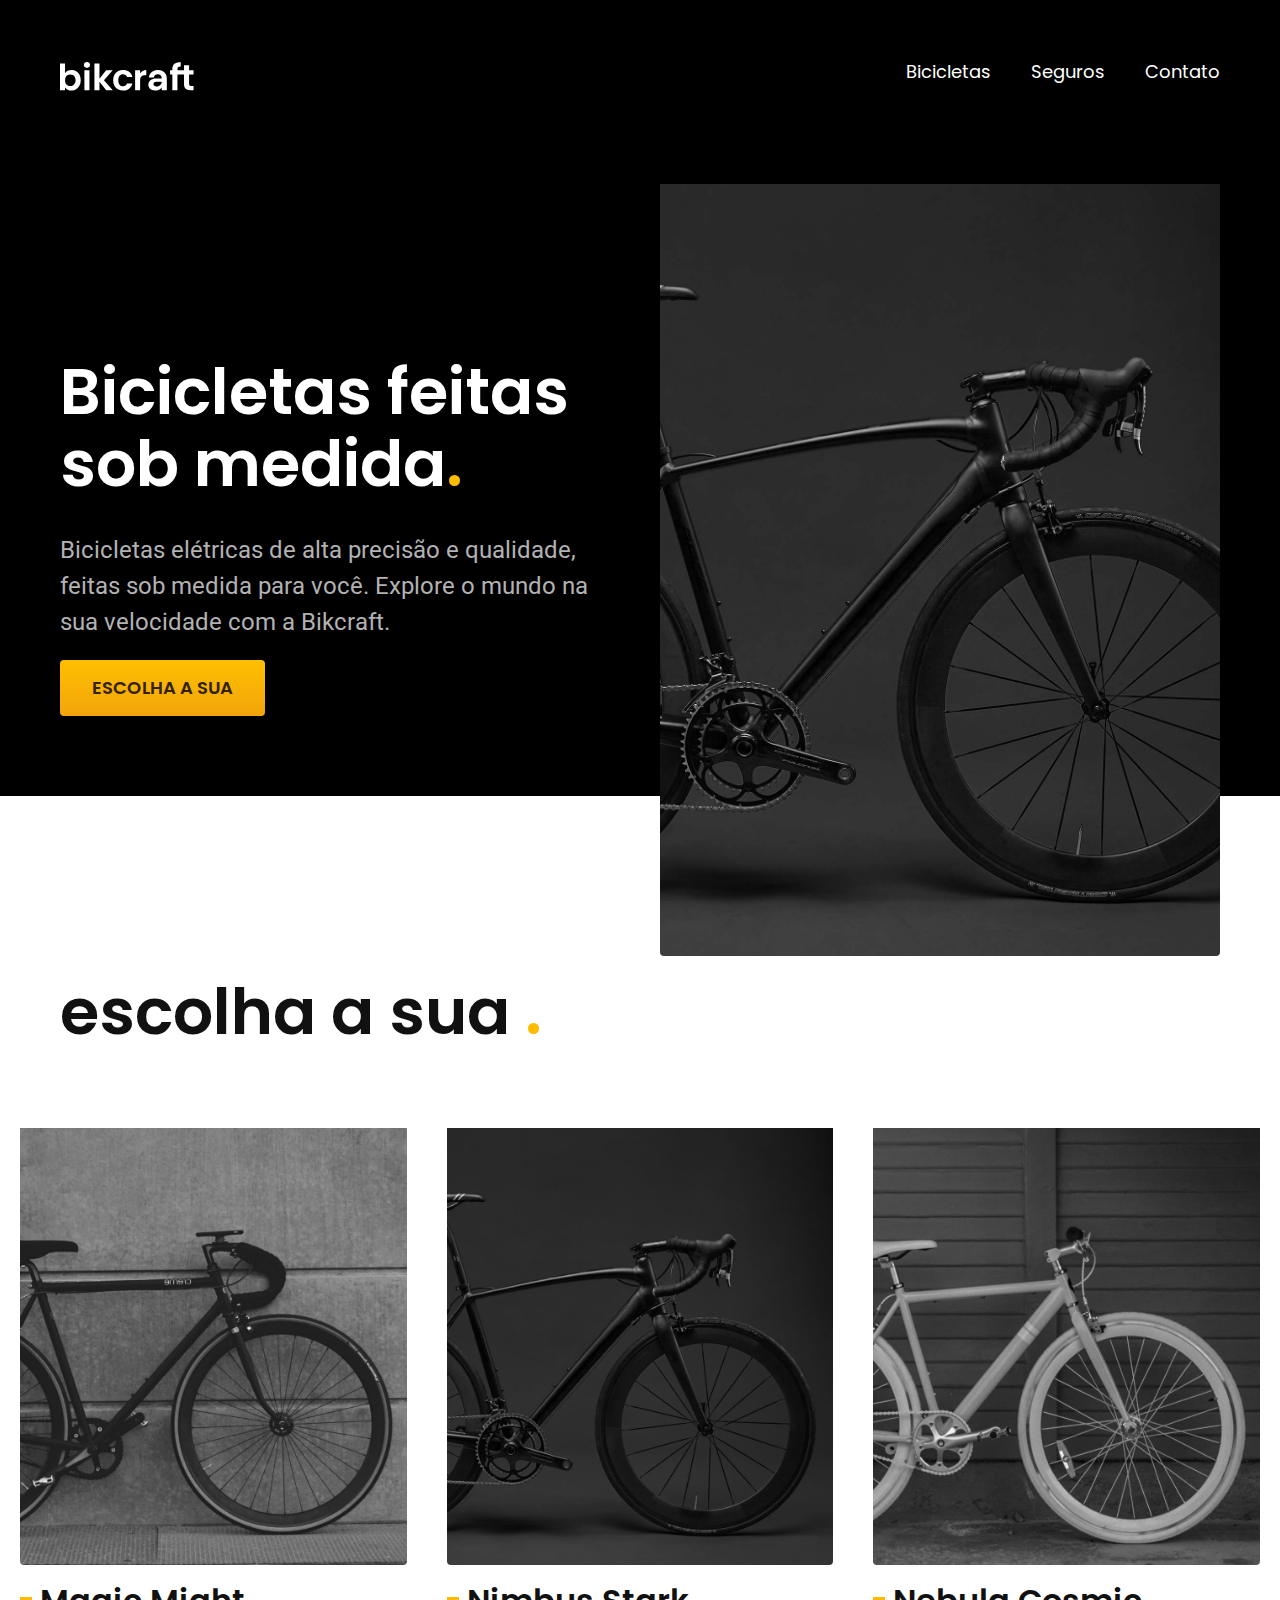
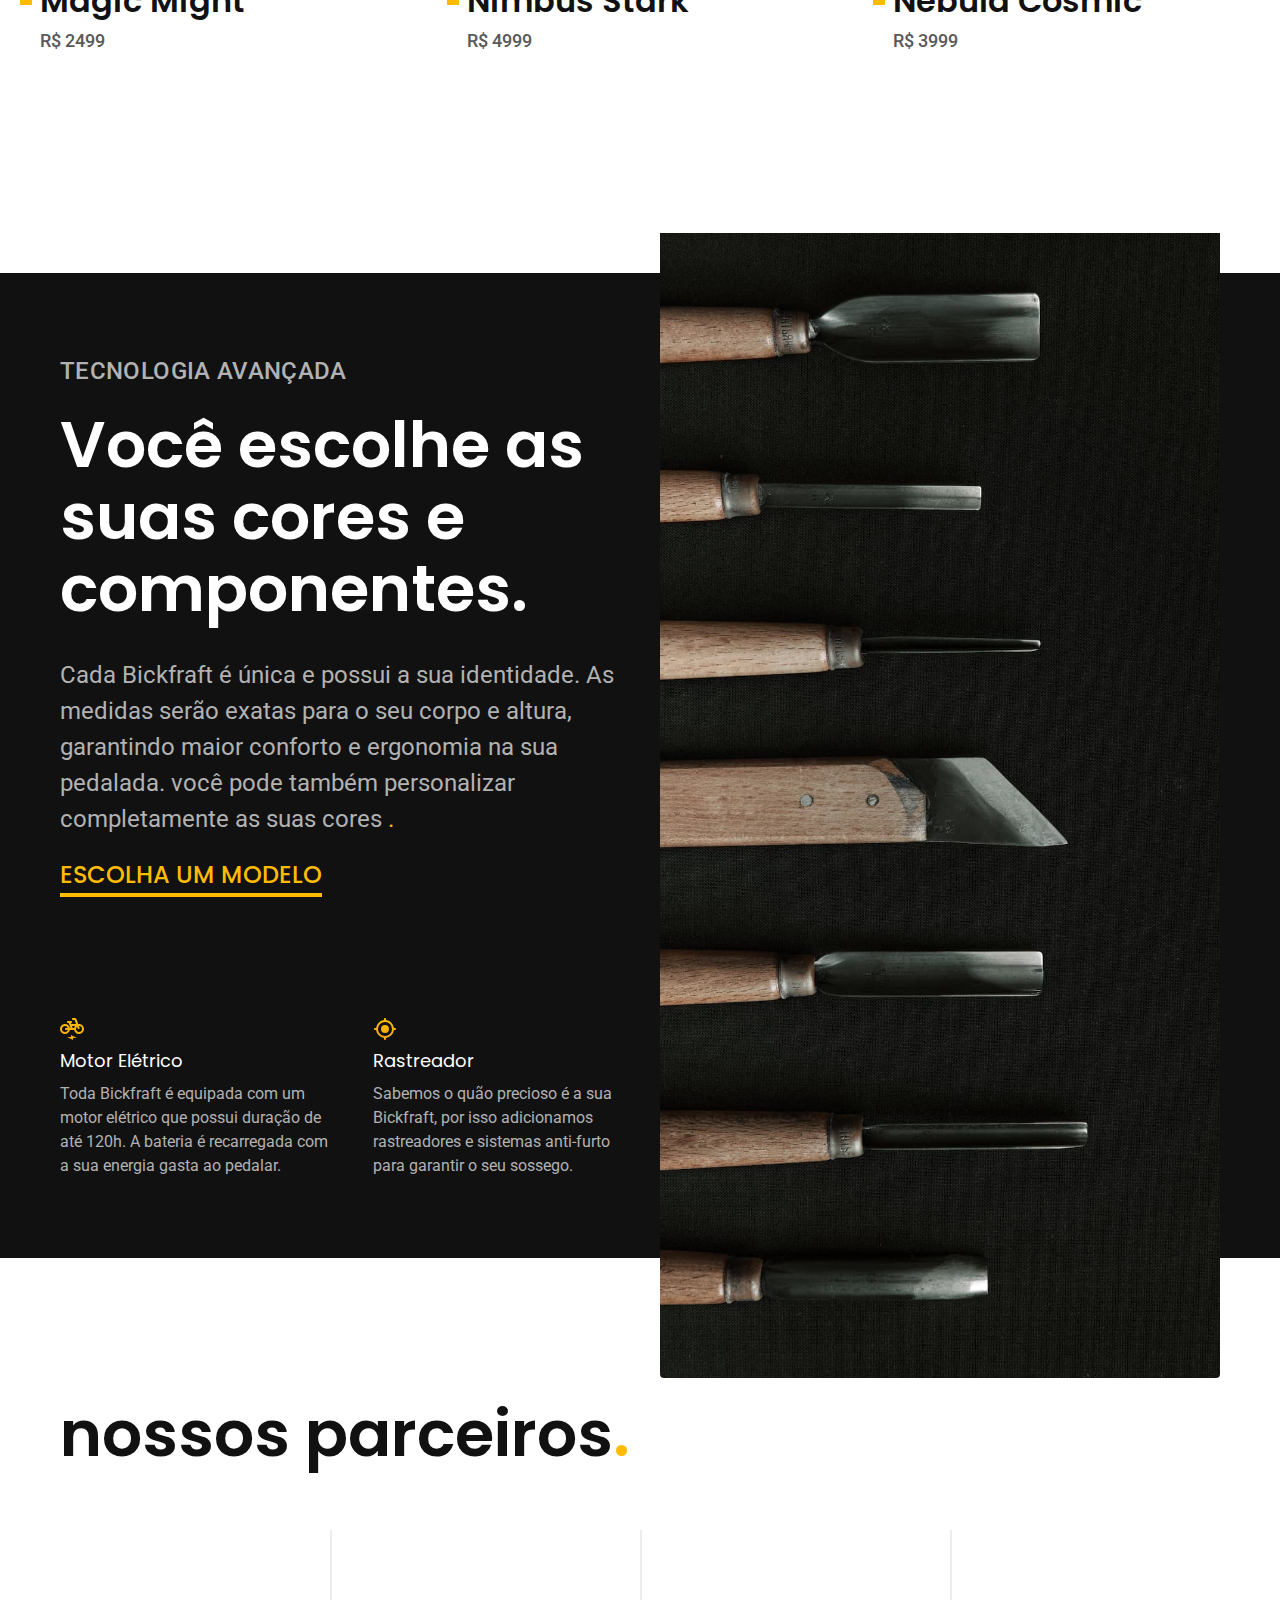
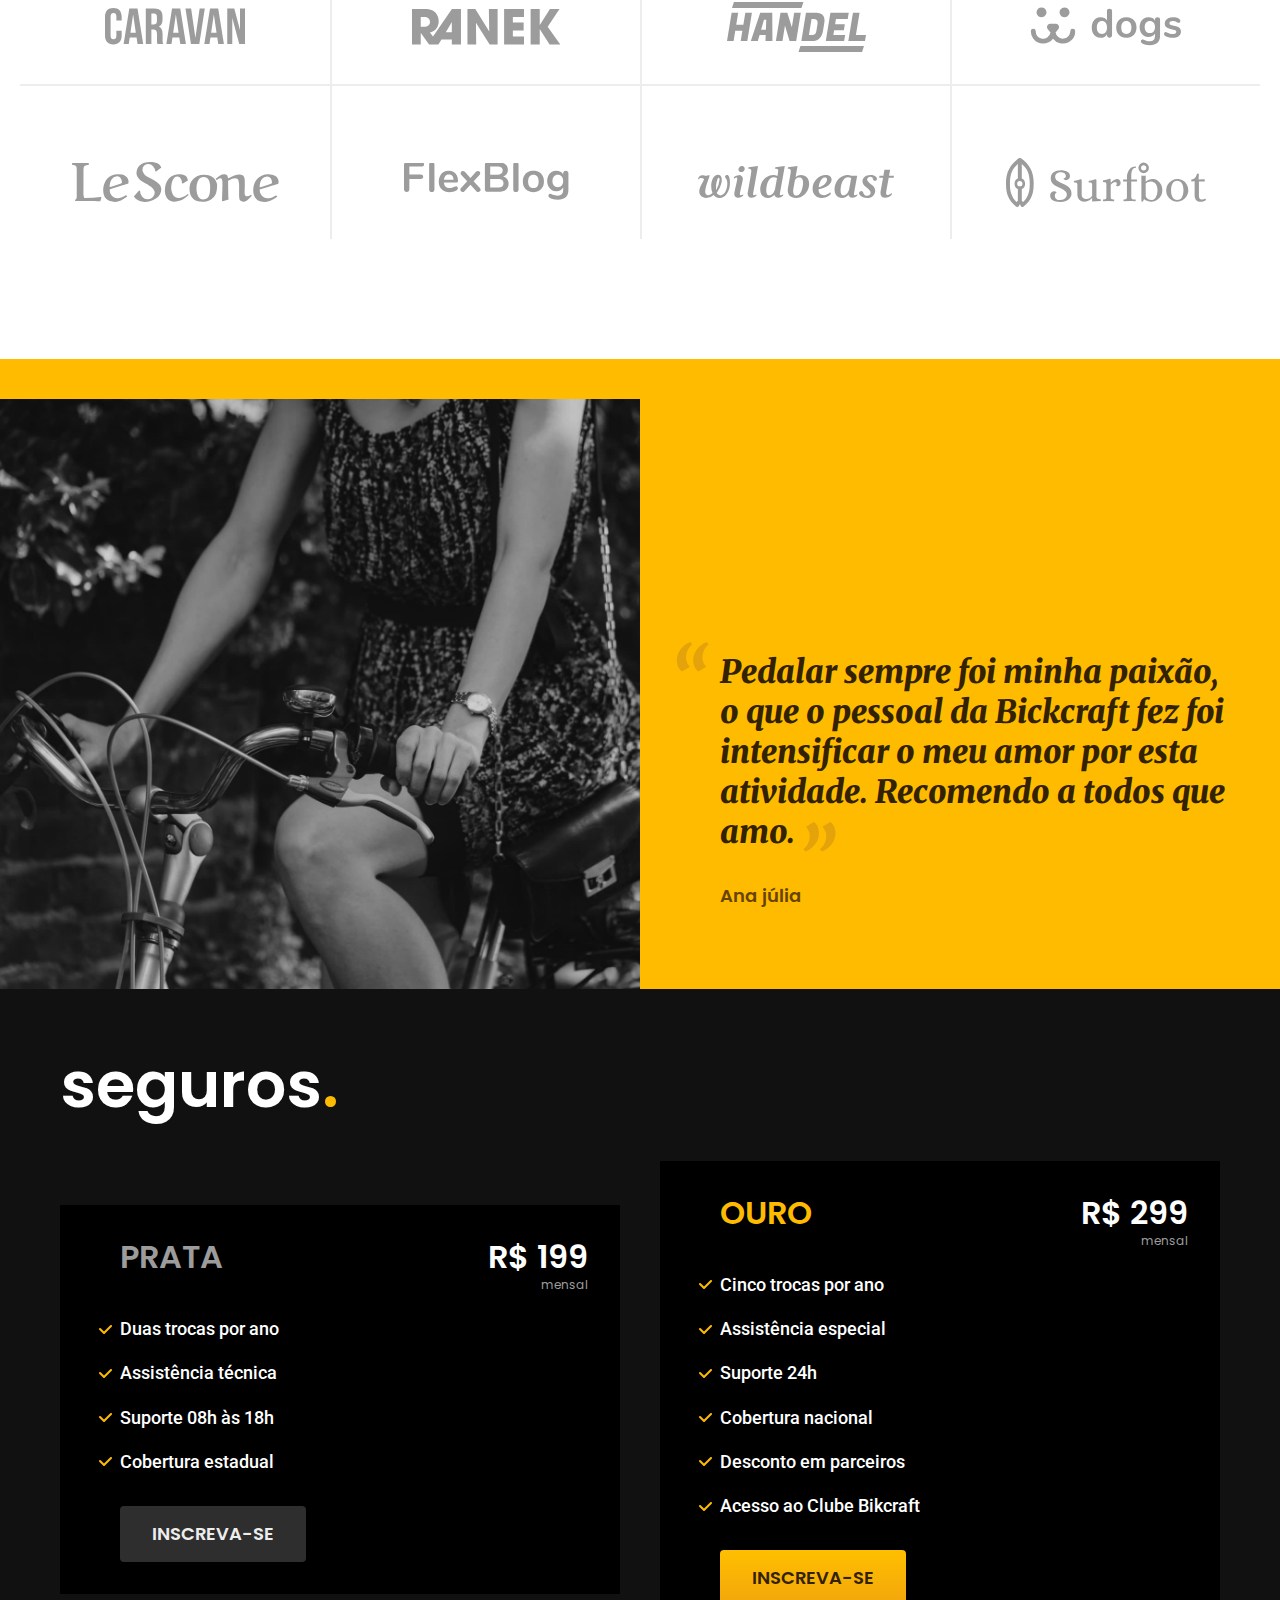
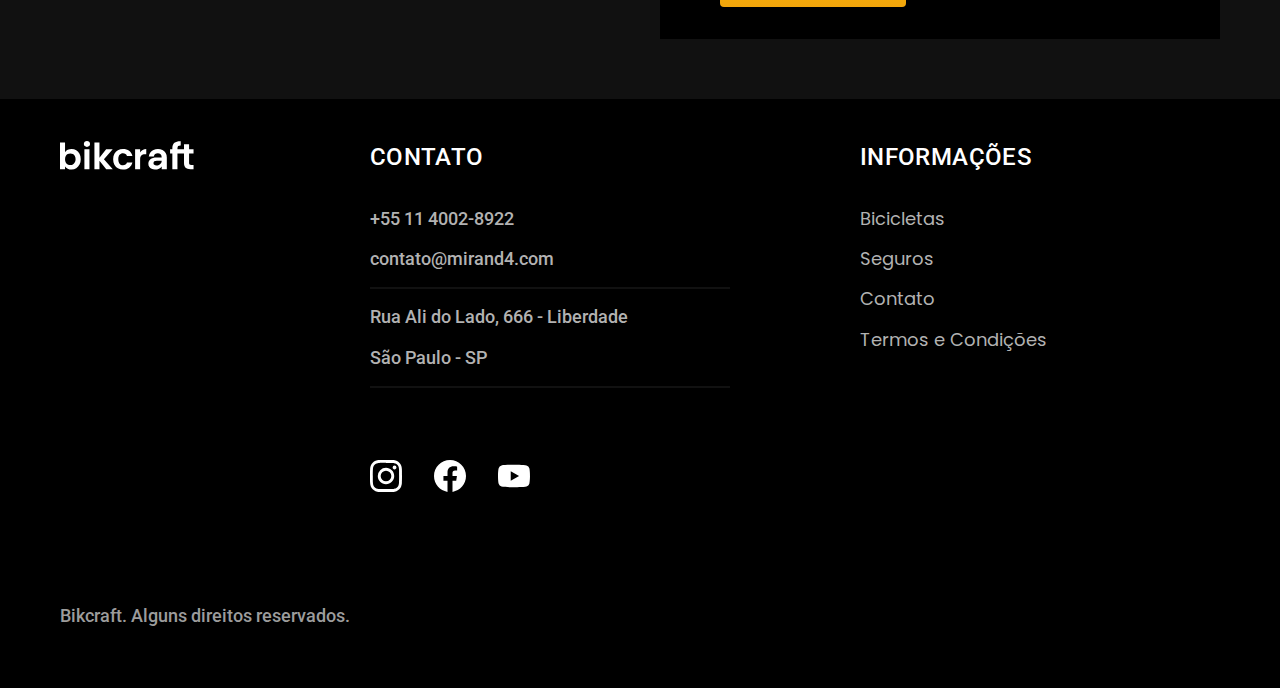
<file: index.html>
<!DOCTYPE html>
<html lang="pt-br">

<head>
  <meta charset="UTF-8">
  <meta http-equiv="X-UA-Compatible" content="IE=edge">
  <meta name="viewport" content="width=device-width, initial-scale=1.0">
  <meta name="description" content="Bicicletas elétricas de alta precisão e qualidade, feitas sob medida para o cliente. Explore o mundo na sua velocidade com a Bikcraft.">
  <title>Bikcraft - Bicicletas Elétricas</title>

  <link rel="stylesheet" href="./css/style.css">

  <link rel="preconnect" href="https://fonts.googleapis.com">
  <link rel="preconnect" href="https://fonts.gstatic.com" crossorigin>
  <link href="https://fonts.googleapis.com/css2?family=Fira+Sans:wght@400;700&family=Merriweather:ital,wght@1,900&family=Poppins:wght@400;600&family=Roboto:wght@400;500&display=swap" rel="stylesheet">
</head>

<body>
  <header class="header-bg">
    <div class="header container">
      <a href="./"><img src="./img/bikcraft.svg" alt="Bikcraft">
      </a>
      <nav aria-label="primaria">
        <ul class="header-menu font-1-m cor-0">
          <li><a href="./bicicletas.html">Bicicletas</a></li>
          <li><a href="./seguros.html">Seguros</a></li>
          <li><a href="./contato.html">Contato</a></li>
        </ul>
      </nav>
    </div>
  </header>

  <main class="introducao-bg">
    <div class="introducao container">
      <div class="introducao-conteudo">
        <h1 class="font-1-xxl cor-0">Bicicletas feitas sob medida<span class="cor-p1">.</span></h1>
        <p class="font-2-l cor-5">Bicicletas elétricas de alta precisão e qualidade, feitas sob medida para você. Explore o mundo na sua velocidade com a Bikcraft.</p>
        <a class="botao" href="./bicicletas.html">Escolha a sua</a>
      </div>
      <div>
        <img src="./img/fotos/introducao.jpg" alt="Bicicleta elétrica preta.">
      </div>
    </div>
  </main>

  <article class="bicicletas-lista">
    <h2 class="container font-1-xxl">escolha a sua <span class="cor-p1">.</span></h2>

    <ul>
      <li>
        <a href="./bicicletas/magic.html">
          <img src="./img/bicicletas/magic-home.jpg" alt="Bicicleta preta">
          <h3 class="font-1-xl ">Magic Might</h3>
          <span class="font-2-m cor-8">R$ 2499</span>
        </a>
      </li>
      <li>
        <a href="./bicicletas/nimbus.html">
          <img src="./img/bicicletas/nimbus-home.jpg" alt="Bicicleta preta">
          <h3 class="font-1-xl ">Nimbus Stark</h3>
          <span class="font-2-m cor-8">R$ 4999</span>
        </a>
      </li>
      <li>
        <a href="./bicicletas/nebula.html">
          <img src="./img/bicicletas/nebula-home.jpg" alt="Bicicleta preta">
          <h3 class="font-1-xl ">Nebula Cosmic</h3>
          <span class="font-2-m cor-8">R$ 3999</span>
        </a>
      </li>
    </ul>
  </article>

  <article class="tecnologia-bg">
    <div class="tecnologia container">
      <div class="tecnologia-conteudo">
        <span class="font-2-l-b cor-5">Tecnologia Avançada</span>
        <h2 class="font-1-xxl cor-0">Você escolhe as suas cores e componentes.</h2>
        <p class="font-2-l cor-5">Cada Bickfraft é única e possui a sua identidade. As medidas serão exatas para o seu corpo e altura, garantindo maior conforto e ergonomia na sua pedalada. você pode também personalizar completamente as suas cores <span class="cor-p1">.</span></p>
        <a class="link" href="./bicicletas.html">Escolha um modelo</a>
        <div class="tecnologia-vantagens">
          <div>
            <img src="./img/icones/eletrica.svg" alt="">
            <h3 class="font-1-m cor-0">Motor Elétrico</h3>
            <p class="font-2-s cor-5">Toda Bickfraft é equipada com um motor elétrico que possui duração de até 120h. A bateria é recarregada com a sua energia gasta ao pedalar.</p>
          </div>
          <div>
            <img src="./img/icones/rastreador.svg" alt="">
            <h3 class="font-1-m cor-0">Rastreador</h3>
            <p class="font-2-s cor-5">Sabemos o quão precioso é a sua Bickfraft, por isso adicionamos rastreadores e sistemas anti-furto para garantir o seu sossego.</p>
          </div>
        </div>
      </div>

      <div class="tecnologia-imagem">
        <img src="./img/fotos/tecnologia.jpg" alt="">
      </div>
    </div>
  </article>
  <section class="parceiros" aria-label="Nossos Parceiros">
    <h2 class="container font-1-xxl">nossos parceiros<span class="cor-p1">.</span></h2>
    <ul>
      <li><img src="./img/parceiros/caravan.svg" alt="caravan"></li>
      <li><img src="./img/parceiros/ranek.svg" alt="ranek"></li>
      <li><img src="./img/parceiros/handel.svg" alt="handel"></li>
      <li><img src="./img/parceiros/dogs.svg" alt="dogs"></li>
      <li><img src="./img/parceiros/lescone.svg" alt="lescone"></li>
      <li><img src="./img/parceiros/flexblog.svg" alt="flexblog"></li>
      <li><img src="./img/parceiros/wildbeast.svg" alt="wildbeast"></li>
      <li><img src="./img/parceiros/surfbot.svg" alt="surfbot"></li>
    </ul>
  </section>

  <section class="depoimento" aria-label="Depoimento">
    <div>
      <img src="./img/fotos/depoimento.jpg" alt="Pessoa pedalando uma bicicleta bickcraft">
    </div>
    <div class="depoimento-conteudo">
      <blockquote class="font-1-xl cor-p5">
        <p>Pedalar sempre foi minha paixão, o que o pessoal da Bickcraft fez foi intensificar o meu amor por esta atividade. Recomendo a todos que amo.</p>
      </blockquote>
      <span class="font-1-m-b cor-p4">Ana júlia</span>
    </div>
  </section>

  <article class="seguros-bg">
    <div class="seguros container">
      <h2 class="font-1-xxl cor-0">seguros<span class="cor-p1">.</span></h2>
      <div class="seguros-item">
        <h3 class="font-1-xl cor-6">PRATA</h3>
        <span class="font-1-xl cor-0">R$ 199 <span class="font-1-xs cor-6">mensal</span></span>
        <ul class="font-2-m cor-0">
          <li>Duas trocas por ano</li>
          <li>Assistência técnica</li>
          <li>Suporte 08h às 18h</li>
          <li>Cobertura estadual</li>
        </ul>
        <a class="botao secundario" href="./orcamento.html">Inscreva-se</a>
      </div>

      <div class="seguros-item">
        <h3 class="font-1-xl cor-p1">OURO</h3>
        <span class="font-1-xl cor-0">R$ 299 <span class="font-1-xs cor-6">mensal</span></span>
        <ul class="font-2-m cor-0">
          <li>Cinco trocas por ano </li>
          <li>Assistência especial</li>
          <li>Suporte 24h</li>
          <li>Cobertura nacional</li>
          <li>Desconto em parceiros</li>
          <li>Acesso ao Clube Bikcraft</li>
        </ul>
        <a class="botao" href="./orcamento.html">Inscreva-se</a>
      </div>
    </div>
  </article>

  <footer class="footer-bg">
    <div class="footer container">
      <img src="./img/bikcraft.svg" alt="Bikcraft">
      <div class="footer-contato">
        <h3 class="font-2-l-b cor-0">Contato</h3>
        <ul class="font-2-m cor-5">
          <li><a href="tel:+551140028922">+55 11 4002-8922</a></li>
          <li><a href="mailto:contato@mirand4.com">contato@mirand4.com</a></li>
          <li>Rua Ali do Lado, 666 - Liberdade</li>
          <li>São Paulo - SP</li>
        </ul>
        <div class="footer-redes">
          <a href="./">
            <img src="./img/redes/instagram.svg" alt="Instagram">
          </a>
          <a href="./">
            <img src="./img/redes/facebook.svg" alt="Facebook">
          </a>
          <a href="./">
            <img src="./img/redes/youtube.svg" alt="Youtube">
          </a>
        </div>
      </div>
      <div class="footer-informacoes">
        <h3 class="font-2-l-b cor-0">Informações</h3>
        <nav>
          <ul class="font-1-m cor-5">
            <li><a href="./bicicletas.html">Bicicletas</a></li>
            <li><a href="./seguros.html">Seguros</a></li>
            <li><a href="./contato.html">Contato</a></li>
            <li><a href="./termos.html">Termos e Condições</a></li>
          </ul>
        </nav>
      </div>
      <p class="footer-copy font-2-m cor-6">
        Bikcraft. Alguns direitos reservados.</p>
    </div>
  </footer>
</body>

</html>
</file>
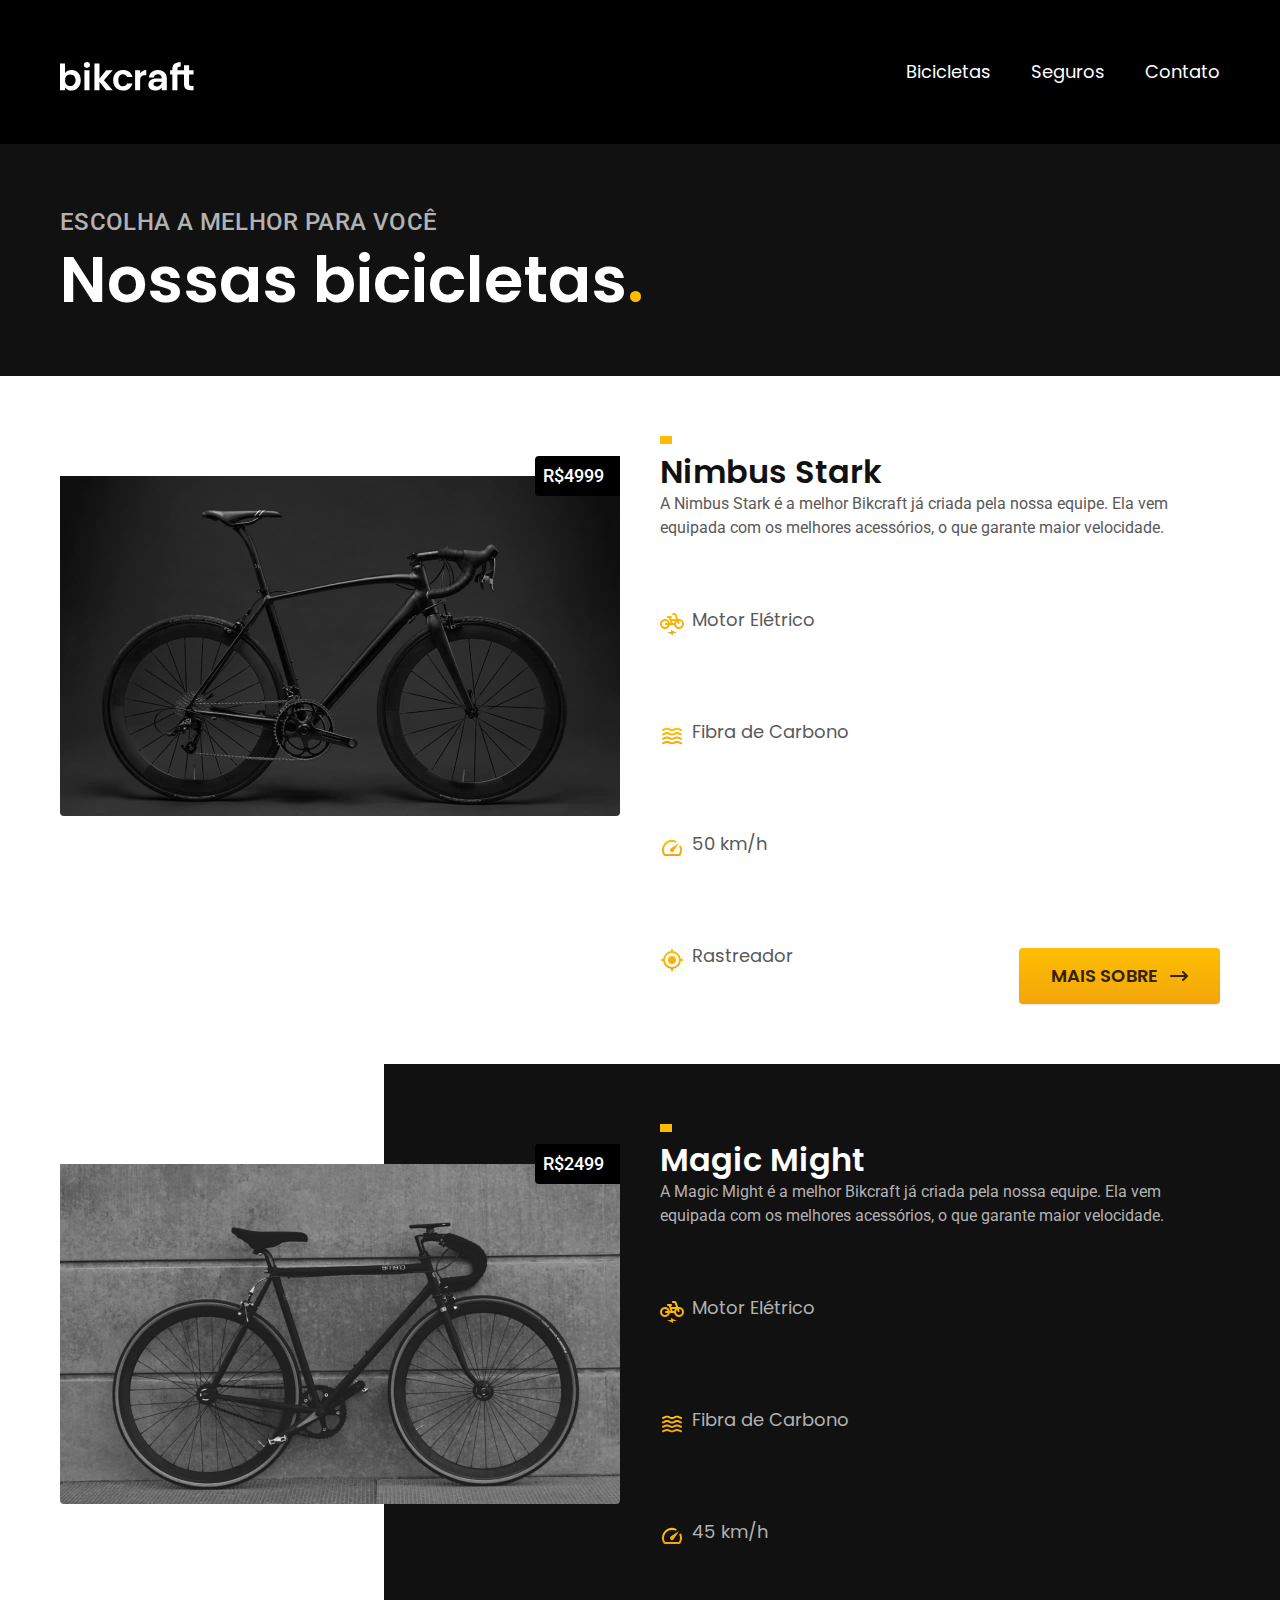
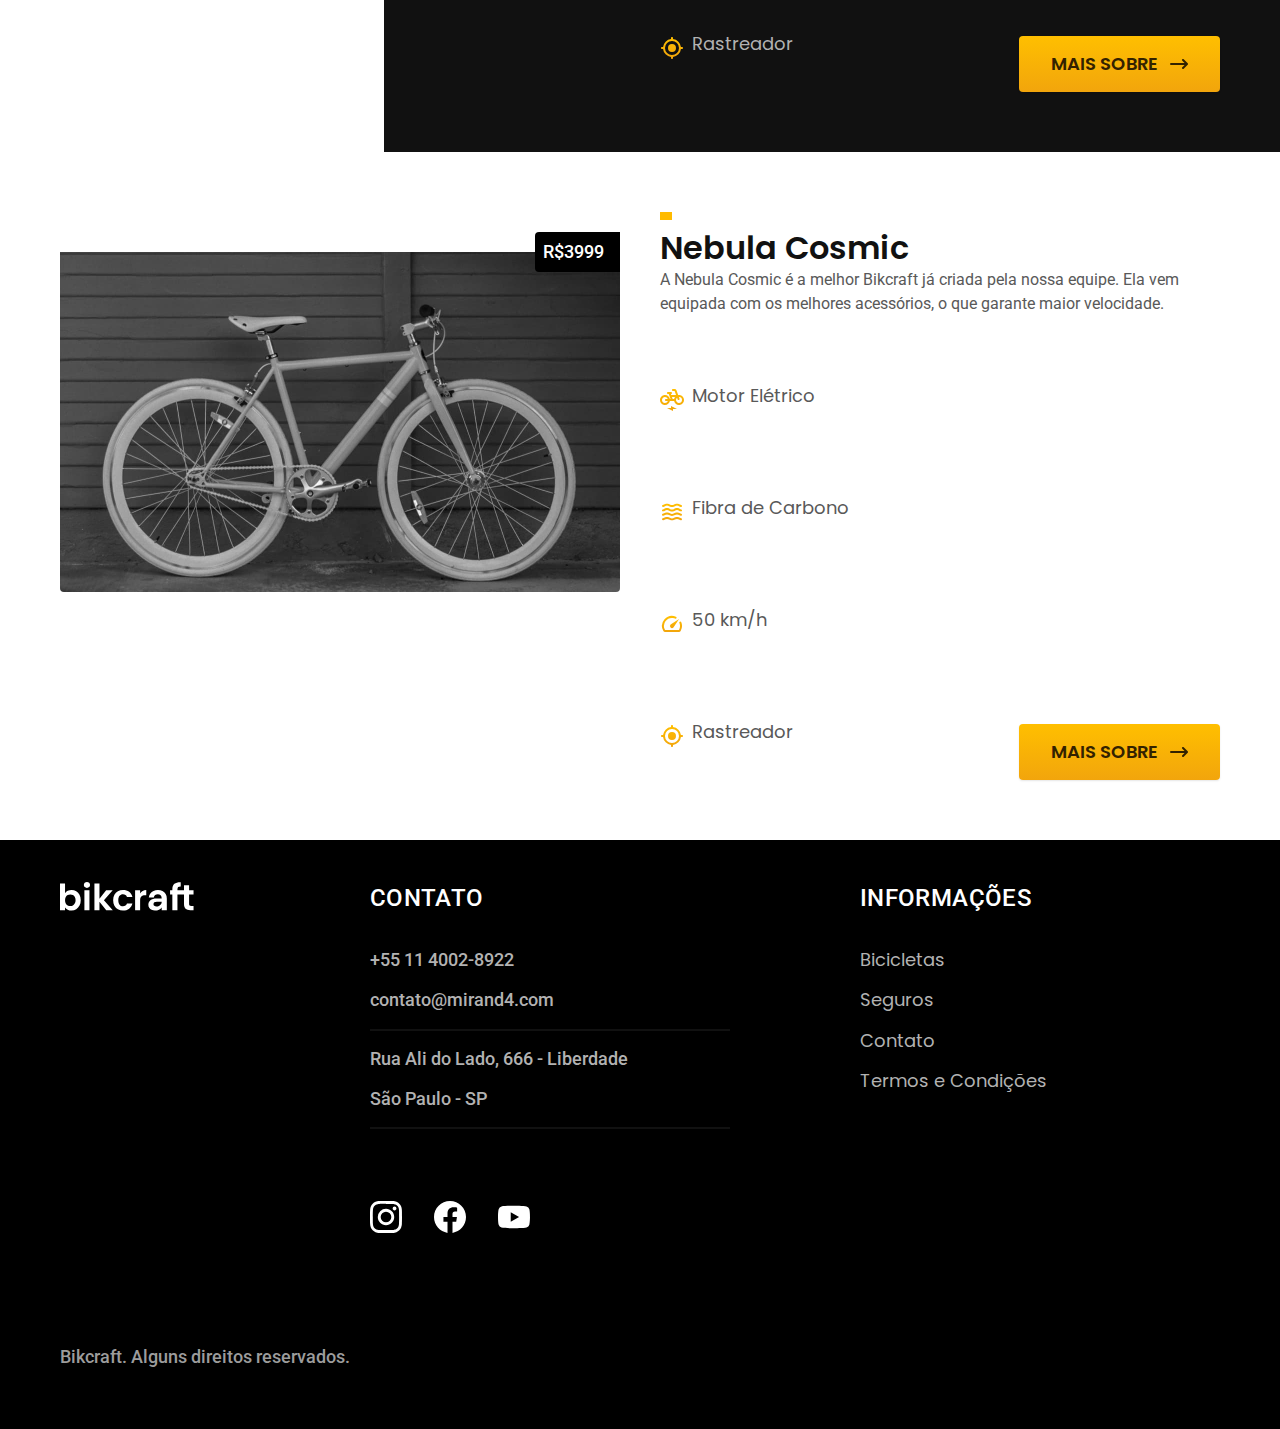
<file: bicicletas.html>
<!DOCTYPE html>
<html lang="pt-br">

<head>
  <meta charset="UTF-8">
  <meta http-equiv="X-UA-Compatible" content="IE=edge">
  <meta name="viewport" content="width=device-width, initial-scale=1.0">
  <meta name="description" content="Termos e Condições.">
  <title>Bicicletas - Bikcraft</title>

  <link rel="stylesheet" href="./css/style.css">

  <link rel="preconnect" href="https://fonts.googleapis.com">
  <link rel="preconnect" href="https://fonts.gstatic.com" crossorigin>
  <link href="https://fonts.googleapis.com/css2?family=Fira+Sans:wght@400;700&family=Merriweather:ital,wght@1,900&family=Poppins:wght@400;600&family=Roboto:wght@400;500&display=swap" rel="stylesheet">
</head>

<body id="bicicletas">
  <header class="header-bg">
    <div class="header container">
      <a href="./"><img src="./img/bikcraft.svg" alt="Bikcraft">
      </a>
      <nav aria-label="primaria">
        <ul class="header-menu font-1-m cor-0">
          <li><a href="./bicicletas.html">Bicicletas</a></li>
          <li><a href="./seguros.html">Seguros</a></li>
          <li><a href="./contato.html">Contato</a></li>
        </ul>
      </nav>
    </div>
  </header>

  <main>
    <div class="titulo-bg">
      <div class="titulo container">
        <p class=" font-2-l-b cor-5">Escolha a melhor para você</p>
        <h1 class="font-1-xxl cor-0">Nossas bicicletas<span class="cor-p1">.</span></h1>
      </div>
    </div>

    <div class="bicicletas container">
      <div class="bicicletas-imagem">
        <img src="./img/bicicletas/nimbus.jpg" alt="Bicicleta preta">
        <span class="font-2-m cor-0">R$4999</span>
      </div>
      <div class="bicicletas-conteudo">
        <h2 class="font-1-xl">Nimbus Stark</h2>
        <p class="font-2-s cor-8">A Nimbus Stark é a melhor Bikcraft já criada pela nossa equipe. Ela vem equipada com os melhores acessórios, o que garante maior velocidade.</p>
        <ul class="font-1-m cor-8">
          <li><img src="./img/icones/eletrica.svg" alt="">
            Motor Elétrico
          </li>
          <li><img src="./img/icones/carbono.svg" alt="">
            Fibra de Carbono
          </li>
          <li><img src="./img/icones/velocidade.svg" alt="">
            50 km/h
          </li>
          <li><img src="./img/icones/rastreador.svg" alt="">
            Rastreador
          </li>
        </ul>
        <a class="botao seta" href="./bicicletas/nimbus.html">Mais Sobre</a>
      </div>
    </div>
    </div>

    <div class="bicicletas-bg">
      <div class="bicicletas container">
        <div class="bicicletas-imagem">
          <img src="./img/bicicletas/magic.jpg" alt="Bicicleta preta">
          <span class="font-2-m cor-0">R$2499</span>
        </div>
        <div class="bicicletas-conteudo">
          <h2 class="font-1-xl cor-0">Magic Might</h2>
          <p class="font-2-s cor-5">A Magic Might é a melhor Bikcraft já criada pela nossa equipe.
            Ela vem equipada com os melhores acessórios, o que garante maior velocidade.</p>
          <ul class="font-1-m cor-5">
            <li><img src="./img/icones/eletrica.svg" alt="">
              Motor Elétrico
            </li>
            <li><img src="./img/icones/carbono.svg" alt="">
              Fibra de Carbono
            </li>
            <li><img src="./img/icones/velocidade.svg" alt="">
              45 km/h
            </li>
            <li><img src="./img/icones/rastreador.svg" alt="">
              Rastreador
            </li>
          </ul>
          <a class="botao seta" href="./bicicletas/magic.html">Mais Sobre</a>
        </div>
      </div>
    </div>


    <div class="bicicletas container">
      <div class="bicicletas-imagem">
        <img src="./img/bicicletas/nebula.jpg" alt="Bicicleta preta">
        <span class="font-2-m cor-0">R$3999</span>
      </div>
      <div class="bicicletas-conteudo">
        <h2 class="font-1-xl">Nebula Cosmic</h2>
        <p class="font-2-s cor-8">A Nebula Cosmic é a melhor Bikcraft já criada pela nossa equipe.
          Ela vem equipada com os melhores acessórios, o que garante maior velocidade.</p>
        <ul class="font-1-m cor-8">
          <li><img src="./img/icones/eletrica.svg" alt="">
            Motor Elétrico
          </li>
          <li><img src="./img/icones/carbono.svg" alt="">
            Fibra de Carbono
          </li>
          <li><img src="./img/icones/velocidade.svg" alt="">
            50 km/h
          </li>
          <li><img src="./img/icones/rastreador.svg" alt="">
            Rastreador
          </li>
        </ul>
        <a class="botao seta" href="./bicicletas/nebula.html">Mais Sobre</a>
      </div>
    </div>
    </div>
  </main>

  <footer class="footer-bg">
    <div class="footer container">
      <img src="./img/bikcraft.svg" alt="Bikcraft">
      <div class="footer-contato">
        <h3 class="font-2-l-b cor-0">Contato</h3>
        <ul class="font-2-m cor-5">
          <li><a href="tel:+551140028922">+55 11 4002-8922</a></li>
          <li><a href="mailto:contato@mirand4.com">contato@mirand4.com</a></li>
          <li>Rua Ali do Lado, 666 - Liberdade</li>
          <li>São Paulo - SP</li>
        </ul>
        <div class="footer-redes">
          <a href="./">
            <img src="./img/redes/instagram.svg" alt="Instagram">
          </a>
          <a href="./">
            <img src="./img/redes/facebook.svg" alt="Facebook">
          </a>
          <a href="./">
            <img src="./img/redes/youtube.svg" alt="Youtube">
          </a>
        </div>
      </div>
      <div class="footer-informacoes">
        <h3 class="font-2-l-b cor-0">Informações</h3>
        <nav>
          <ul class="font-1-m cor-5">
            <li><a href="./bicicletas.html">Bicicletas</a></li>
            <li><a href="./seguros.html">Seguros</a></li>
            <li><a href="./contato.html">Contato</a></li>
            <li><a href="./termos.html">Termos e Condições</a></li>
          </ul>
        </nav>
      </div>
      <p class="footer-copy font-2-m cor-6">
        Bikcraft. Alguns direitos reservados.</p>
    </div>
  </footer>
</body>

</html>
</file>
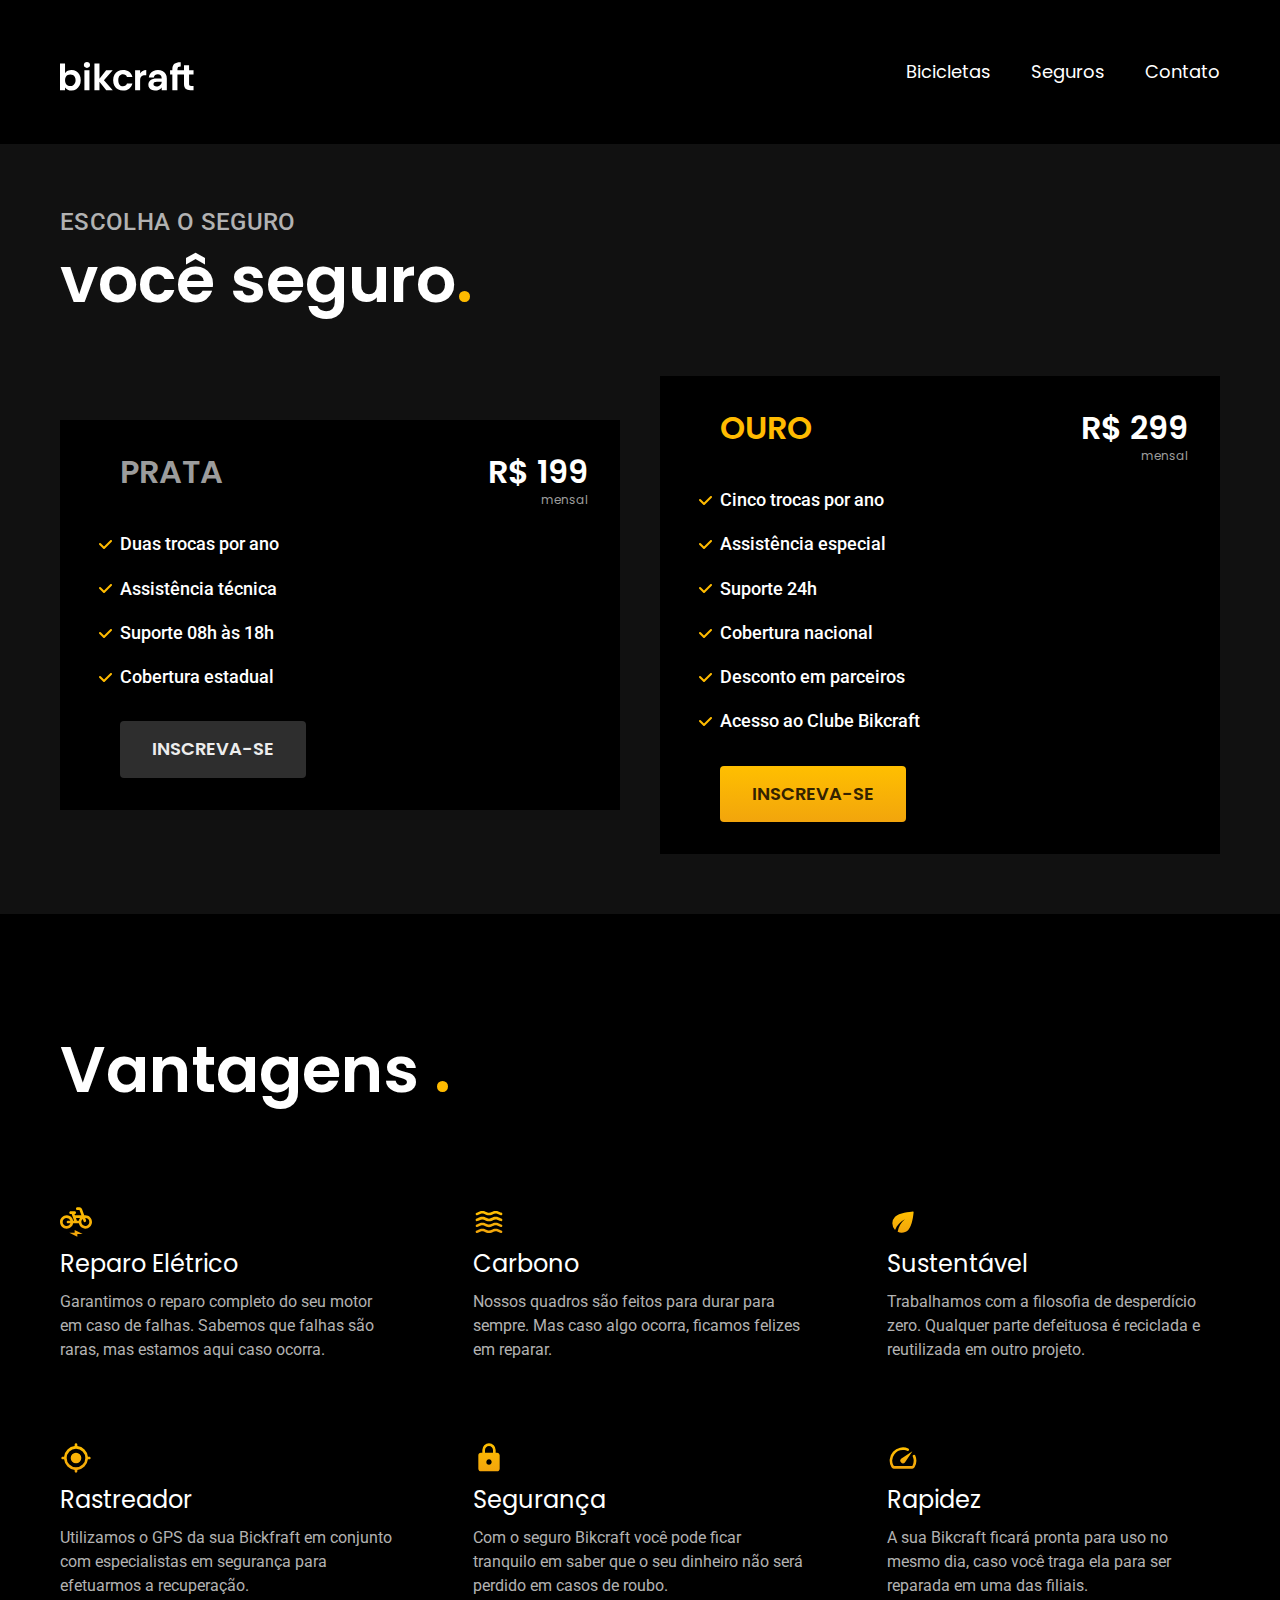
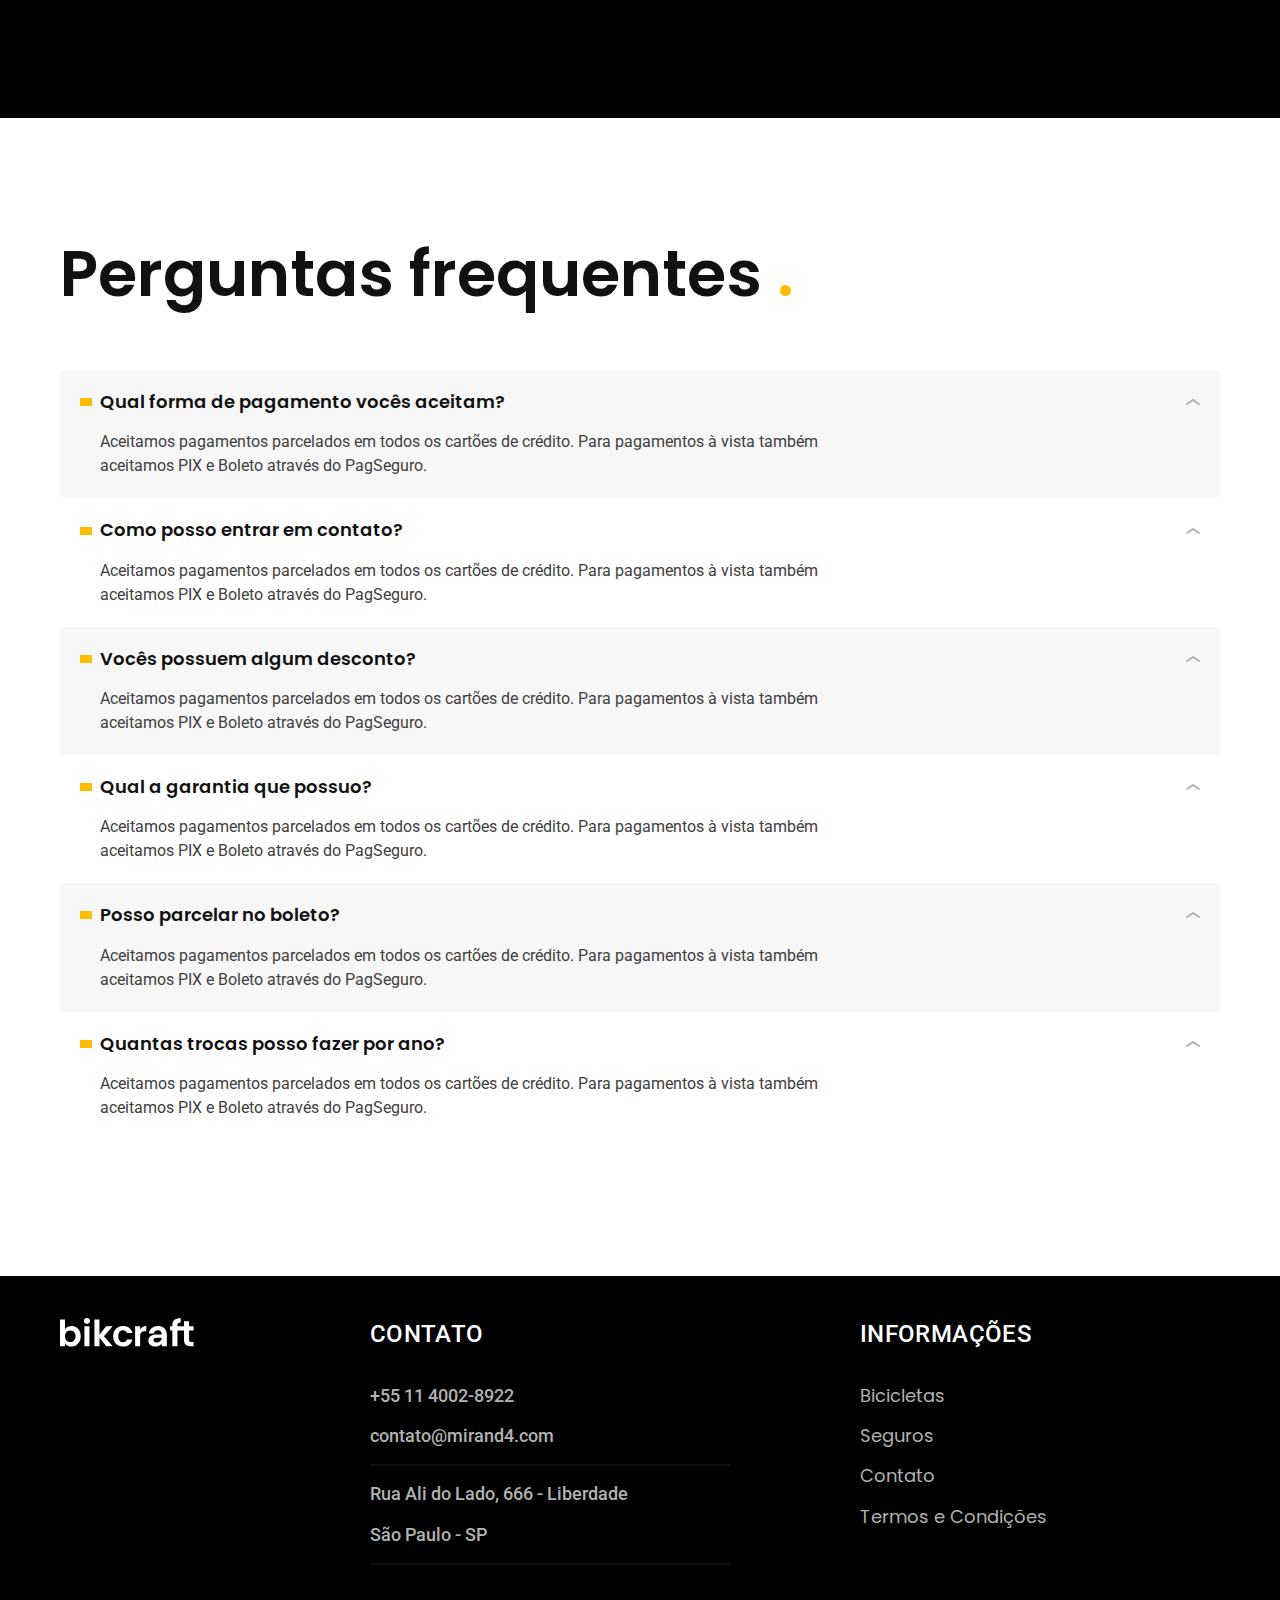
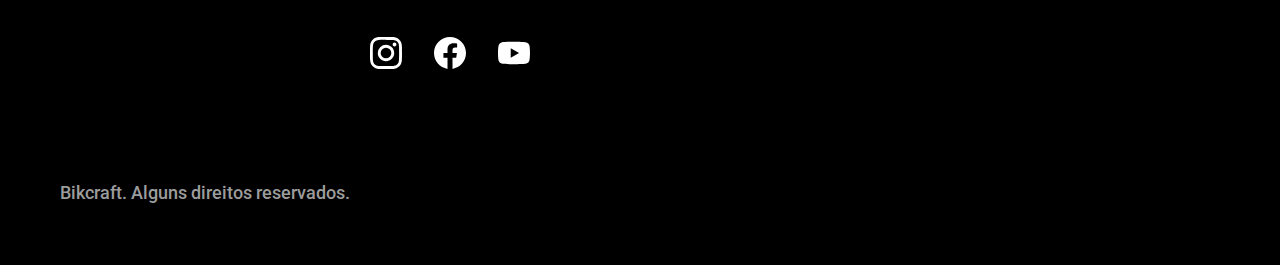
<file: seguros.html>
<!DOCTYPE html>
<html lang="pt-br">

<head>
  <meta charset="UTF-8">
  <meta http-equiv="X-UA-Compatible" content="IE=edge">
  <meta name="viewport" content="width=device-width, initial-scale=1.0">
  <meta name="description" content="Termos e Condições.">
  <title>Seguros - Bikcraft</title>

  <link rel="stylesheet" href="./css/style.css">

  <link rel="preconnect" href="https://fonts.googleapis.com">
  <link rel="preconnect" href="https://fonts.gstatic.com" crossorigin>
  <link href="https://fonts.googleapis.com/css2?family=Fira+Sans:wght@400;700&family=Merriweather:ital,wght@1,900&family=Poppins:wght@400;600&family=Roboto:wght@400;500&display=swap" rel="stylesheet">
</head>

<body id="seguros">
  <header class="header-bg">
    <div class="header container">
      <a href="./"><img src="./img/bikcraft.svg" alt="Bikcraft">
      </a>
      <nav aria-label="primaria">
        <ul class="header-menu font-1-m cor-0">
          <li><a href="./bicicletas.html">Bicicletas</a></li>
          <li><a href="./seguros.html">Seguros</a></li>
          <li><a href="./contato.html">Contato</a></li>
        </ul>
      </nav>
    </div>
  </header>

  <main class="seguros-bg">
    <div class="titulo-bg">
      <div class="titulo container">
        <p class="font-2-l-b cor-5">Escolha o seguro</p>
        <h1 class="font-1-xxl cor-0">você seguro<span class="cor-p1">.</span></h1>
      </div>
    </div>


    <div class="seguros container">
      <div class="seguros-item">
        <h3 class="font-1-xl cor-6">PRATA</h3>
        <span class="font-1-xl cor-0">R$ 199 <span class="font-1-xs cor-6">mensal</span></span>
        <ul class="font-2-m cor-0">
          <li>Duas trocas por ano</li>
          <li>Assistência técnica</li>
          <li>Suporte 08h às 18h</li>
          <li>Cobertura estadual</li>
        </ul>
        <a class="botao secundario" href="./orcamento.html">Inscreva-se</a>
      </div>

      <div class="seguros-item">
        <h3 class="font-1-xl cor-p1">OURO</h3>
        <span class="font-1-xl cor-0">R$ 299 <span class="font-1-xs cor-6">mensal</span></span>
        <ul class="font-2-m cor-0">
          <li>Cinco trocas por ano </li>
          <li>Assistência especial</li>
          <li>Suporte 24h</li>
          <li>Cobertura nacional</li>
          <li>Desconto em parceiros</li>
          <li>Acesso ao Clube Bikcraft</li>
        </ul>
        <a class="botao" href="./orcamento.html">Inscreva-se</a>
      </div>
    </div>
  </main>

  <article class="vantagens-bg">
    <div class="vantagens container">
      <h2 class="font-1-xxl cor-0">Vantagens <span class="cor-p1">.</span></h2>
      <ul>
        <li>
          <img src="./img/icones/eletrica.svg" alt="">
          <h3 class="font-1-l cor-0">Reparo Elétrico</h3>
          <p class="font-2-s cor-5">Garantimos o reparo completo do seu motor em caso de falhas. Sabemos que falhas são raras, mas estamos aqui caso ocorra.</p>
        </li>

        <li>
          <img src="./img/icones/carbono.svg" alt="">
          <h3 class="font-1-l cor-0">Carbono</h3>
          <p class="font-2-s cor-5">Nossos quadros são feitos para durar para sempre. Mas caso algo ocorra, ficamos felizes em reparar.</p>
        </li>

        <li>
          <img src="./img/icones/sustentavel.svg" alt="">
          <h3 class="font-1-l cor-0">Sustentável</h3>
          <p class="font-2-s cor-5">Trabalhamos com a filosofia de desperdício zero. Qualquer parte defeituosa é reciclada e reutilizada em outro projeto.</p>
        </li>

        <li>
          <img src="./img/icones/rastreador.svg" alt="">
          <h3 class="font-1-l cor-0">Rastreador</h3>
          <p class="font-2-s cor-5">Utilizamos o GPS da sua Bickfraft em conjunto com especialistas em segurança para efetuarmos a recuperação.</p>
        </li>

        <li>
          <img src="./img/icones/seguro.svg" alt="">
          <h3 class="font-1-l cor-0">Segurança</h3>
          <p class="font-2-s cor-5">Com o seguro Bikcraft você pode ficar tranquilo em saber que o seu dinheiro não será perdido em casos de roubo.</p>
        </li>

        <li>
          <img src="./img/icones/velocidade.svg" alt="">
          <h3 class="font-1-l cor-0">Rapidez</h3>
          <p class="font-2-s cor-5">A sua Bikcraft ficará pronta para uso no mesmo dia, caso você traga ela para ser reparada em uma das filiais.</p>
        </li>
      </ul>
    </div>
  </article>

  <article class="perguntas container">
    <h2 class="font-1-xxl">Perguntas frequentes <span class="cor-p1">.</span></h2>
    <dl>
      <div>
        <dt class="font-1-m-b">Qual forma de pagamento vocês aceitam?</dt>
        <dd class="font-2-s cor-9">Aceitamos pagamentos parcelados em todos os cartões de crédito. Para pagamentos à vista também aceitamos PIX e Boleto através do PagSeguro.</dd>
      </div>
      <div>
        <dt class="font-1-m-b">Como posso entrar em contato?</dt>
        <dd class="font-2-s cor-9">Aceitamos pagamentos parcelados em todos os cartões de crédito. Para pagamentos à vista também aceitamos PIX e Boleto através do PagSeguro.</dd>
      </div>
      <div>
        <dt class="font-1-m-b">Vocês possuem algum desconto?</dt>
        <dd class="font-2-s cor-9">Aceitamos pagamentos parcelados em todos os cartões de crédito. Para pagamentos à vista também aceitamos PIX e Boleto através do PagSeguro.</dd>
      </div>
      <div>
        <dt class="font-1-m-b">Qual a garantia que possuo?</dt>
        <dd class="font-2-s cor-9">Aceitamos pagamentos parcelados em todos os cartões de crédito. Para pagamentos à vista também aceitamos PIX e Boleto através do PagSeguro.</dd>
      </div>
      <div>
        <dt class="font-1-m-b">Posso parcelar no boleto?</dt>
        <dd class="font-2-s cor-9">Aceitamos pagamentos parcelados em todos os cartões de crédito. Para pagamentos à vista também aceitamos PIX e Boleto através do PagSeguro.</dd>
      </div>
      <div>
        <dt class="font-1-m-b">Quantas trocas posso fazer por ano?</dt>
        <dd class="font-2-s cor-9">Aceitamos pagamentos parcelados em todos os cartões de crédito. Para pagamentos à vista também aceitamos PIX e Boleto através do PagSeguro.</dd>
      </div>
    </dl>
  </article>

  <footer class="footer-bg">
    <div class="footer container">
      <img src="./img/bikcraft.svg" alt="Bikcraft">
      <div class="footer-contato">
        <h3 class="font-2-l-b cor-0">Contato</h3>
        <ul class="font-2-m cor-5">
          <li><a href="tel:+551140028922">+55 11 4002-8922</a></li>
          <li><a href="mailto:contato@mirand4.com">contato@mirand4.com</a></li>
          <li>Rua Ali do Lado, 666 - Liberdade</li>
          <li>São Paulo - SP</li>
        </ul>
        <div class="footer-redes">
          <a href="./">
            <img src="./img/redes/instagram.svg" alt="Instagram">
          </a>
          <a href="./">
            <img src="./img/redes/facebook.svg" alt="Facebook">
          </a>
          <a href="./">
            <img src="./img/redes/youtube.svg" alt="Youtube">
          </a>
        </div>
      </div>
      <div class="footer-informacoes">
        <h3 class="font-2-l-b cor-0">Informações</h3>
        <nav>
          <ul class="font-1-m cor-5">
            <li><a href="./bicicletas.html">Bicicletas</a></li>
            <li><a href="./seguros.html">Seguros</a></li>
            <li><a href="./contato.html">Contato</a></li>
            <li><a href="./termos.html">Termos e Condições</a></li>
          </ul>
        </nav>
      </div>
      <p class="footer-copy font-2-m cor-6">
        Bikcraft. Alguns direitos reservados.</p>
    </div>
  </footer>
</body>

</html>
</file>
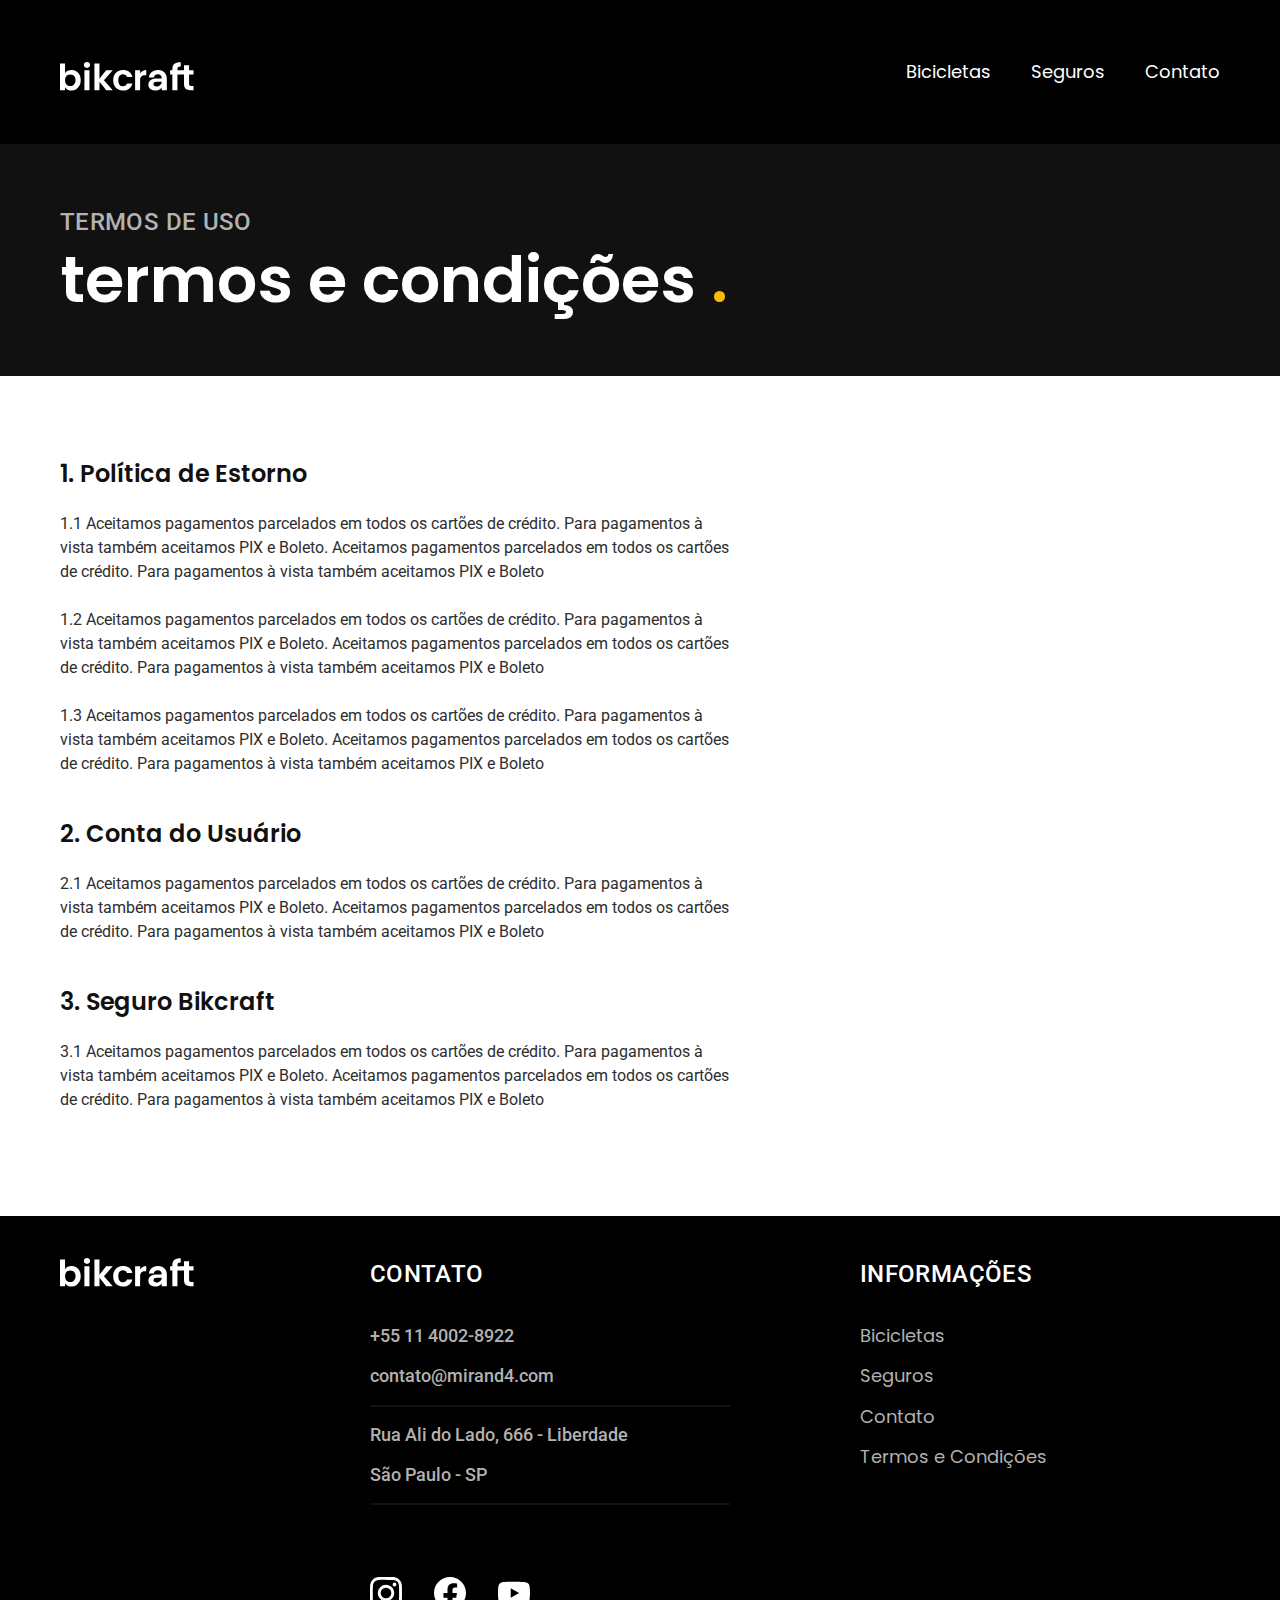
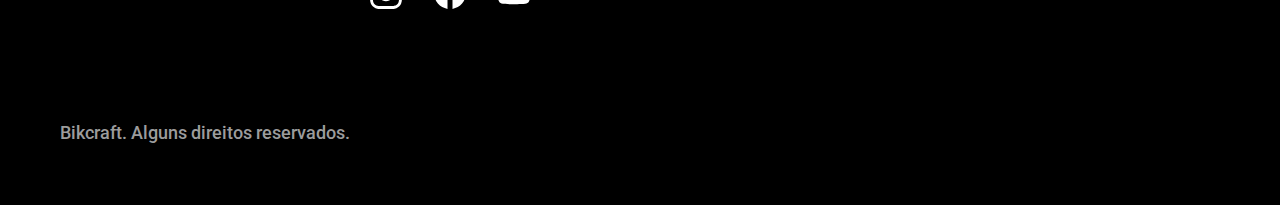
<file: termos.html>
<!DOCTYPE html>
<html lang="pt-br">

<head>
  <meta charset="UTF-8">
  <meta http-equiv="X-UA-Compatible" content="IE=edge">
  <meta name="viewport" content="width=device-width, initial-scale=1.0">
  <meta name="description" content="Termos e Condições.">
  <title>Termos e Condições - Bikcraft</title>

  <link rel="stylesheet" href="./css/style.css">

  <link rel="preconnect" href="https://fonts.googleapis.com">
  <link rel="preconnect" href="https://fonts.gstatic.com" crossorigin>
  <link href="https://fonts.googleapis.com/css2?family=Fira+Sans:wght@400;700&family=Merriweather:ital,wght@1,900&family=Poppins:wght@400;600&family=Roboto:wght@400;500&display=swap" rel="stylesheet">
</head>

<body id="termos">
  <header class="header-bg">
    <div class="header container">
      <a href="./"><img src="./img/bikcraft.svg" alt="Bikcraft">
      </a>
      <nav aria-label="primaria">
        <ul class="header-menu font-1-m cor-0">
          <li><a href="./bicicletas.html">Bicicletas</a></li>
          <li><a href="./seguros.html">Seguros</a></li>
          <li><a href="./contato.html">Contato</a></li>
        </ul>
      </nav>
    </div>
  </header>

  <main>
    <div class="titulo-bg">
      <div class="titulo container">
        <p class="font-2-l-b cor-5">Termos de uso</p>
        <h1 class="font-1-xxl cor-0">termos e condições <span class="cor-p1">.</span></h1>
      </div>
    </div>

    <div class="termos font-2-s cor-10 container">
      <h2 class="font-1-l cor-11">1. Política de Estorno</h2>
      <p>1.1 Aceitamos pagamentos parcelados em todos os cartões de crédito.
        Para pagamentos à vista também aceitamos PIX e Boleto.
        Aceitamos pagamentos parcelados em todos os cartões de crédito. Para pagamentos à vista também aceitamos PIX e Boleto</p>
      <p>1.2 Aceitamos pagamentos parcelados em todos os cartões de crédito.
        Para pagamentos à vista também aceitamos PIX e Boleto.
        Aceitamos pagamentos parcelados em todos os cartões de crédito. Para pagamentos à vista também aceitamos PIX e Boleto</p>
      <p>1.3 Aceitamos pagamentos parcelados em todos os cartões de crédito.
        Para pagamentos à vista também aceitamos PIX e Boleto.
        Aceitamos pagamentos parcelados em todos os cartões de crédito. Para pagamentos à vista também aceitamos PIX e Boleto</p>
      <h2 class="font-1-l cor-11">2. Conta do Usuário</h2>
      <p>2.1 Aceitamos pagamentos parcelados em todos os cartões de crédito.
        Para pagamentos à vista também aceitamos PIX e Boleto.
        Aceitamos pagamentos parcelados em todos os cartões de crédito. Para pagamentos à vista também aceitamos PIX e Boleto</p>
      <h2 class="font-1-l cor-11">3. Seguro Bikcraft</h2>
      <p>3.1 Aceitamos pagamentos parcelados em todos os cartões de crédito.
        Para pagamentos à vista também aceitamos PIX e Boleto.
        Aceitamos pagamentos parcelados em todos os cartões de crédito. Para pagamentos à vista também aceitamos PIX e Boleto</p>
    </div>
  </main>

  <footer class="footer-bg">
    <div class="footer container">
      <img src="./img/bikcraft.svg" alt="Bikcraft">
      <div class="footer-contato">
        <h3 class="font-2-l-b cor-0">Contato</h3>
        <ul class="font-2-m cor-5">
          <li><a href="tel:+551140028922">+55 11 4002-8922</a></li>
          <li><a href="mailto:contato@mirand4.com">contato@mirand4.com</a></li>
          <li>Rua Ali do Lado, 666 - Liberdade</li>
          <li>São Paulo - SP</li>
        </ul>
        <div class="footer-redes">
          <a href="./">
            <img src="./img/redes/instagram.svg" alt="Instagram">
          </a>
          <a href="./">
            <img src="./img/redes/facebook.svg" alt="Facebook">
          </a>
          <a href="./">
            <img src="./img/redes/youtube.svg" alt="Youtube">
          </a>
        </div>
      </div>
      <div class="footer-informacoes">
        <h3 class="font-2-l-b cor-0">Informações</h3>
        <nav>
          <ul class="font-1-m cor-5">
            <li><a href="./bicicletas.html">Bicicletas</a></li>
            <li><a href="./seguros.html">Seguros</a></li>
            <li><a href="./contato.html">Contato</a></li>
            <li><a href="./termos.html">Termos e Condições</a></li>
          </ul>
        </nav>
      </div>
      <p class="footer-copy font-2-m cor-6">
        Bikcraft. Alguns direitos reservados.</p>
    </div>
  </footer>
</body>

</html>
</file>
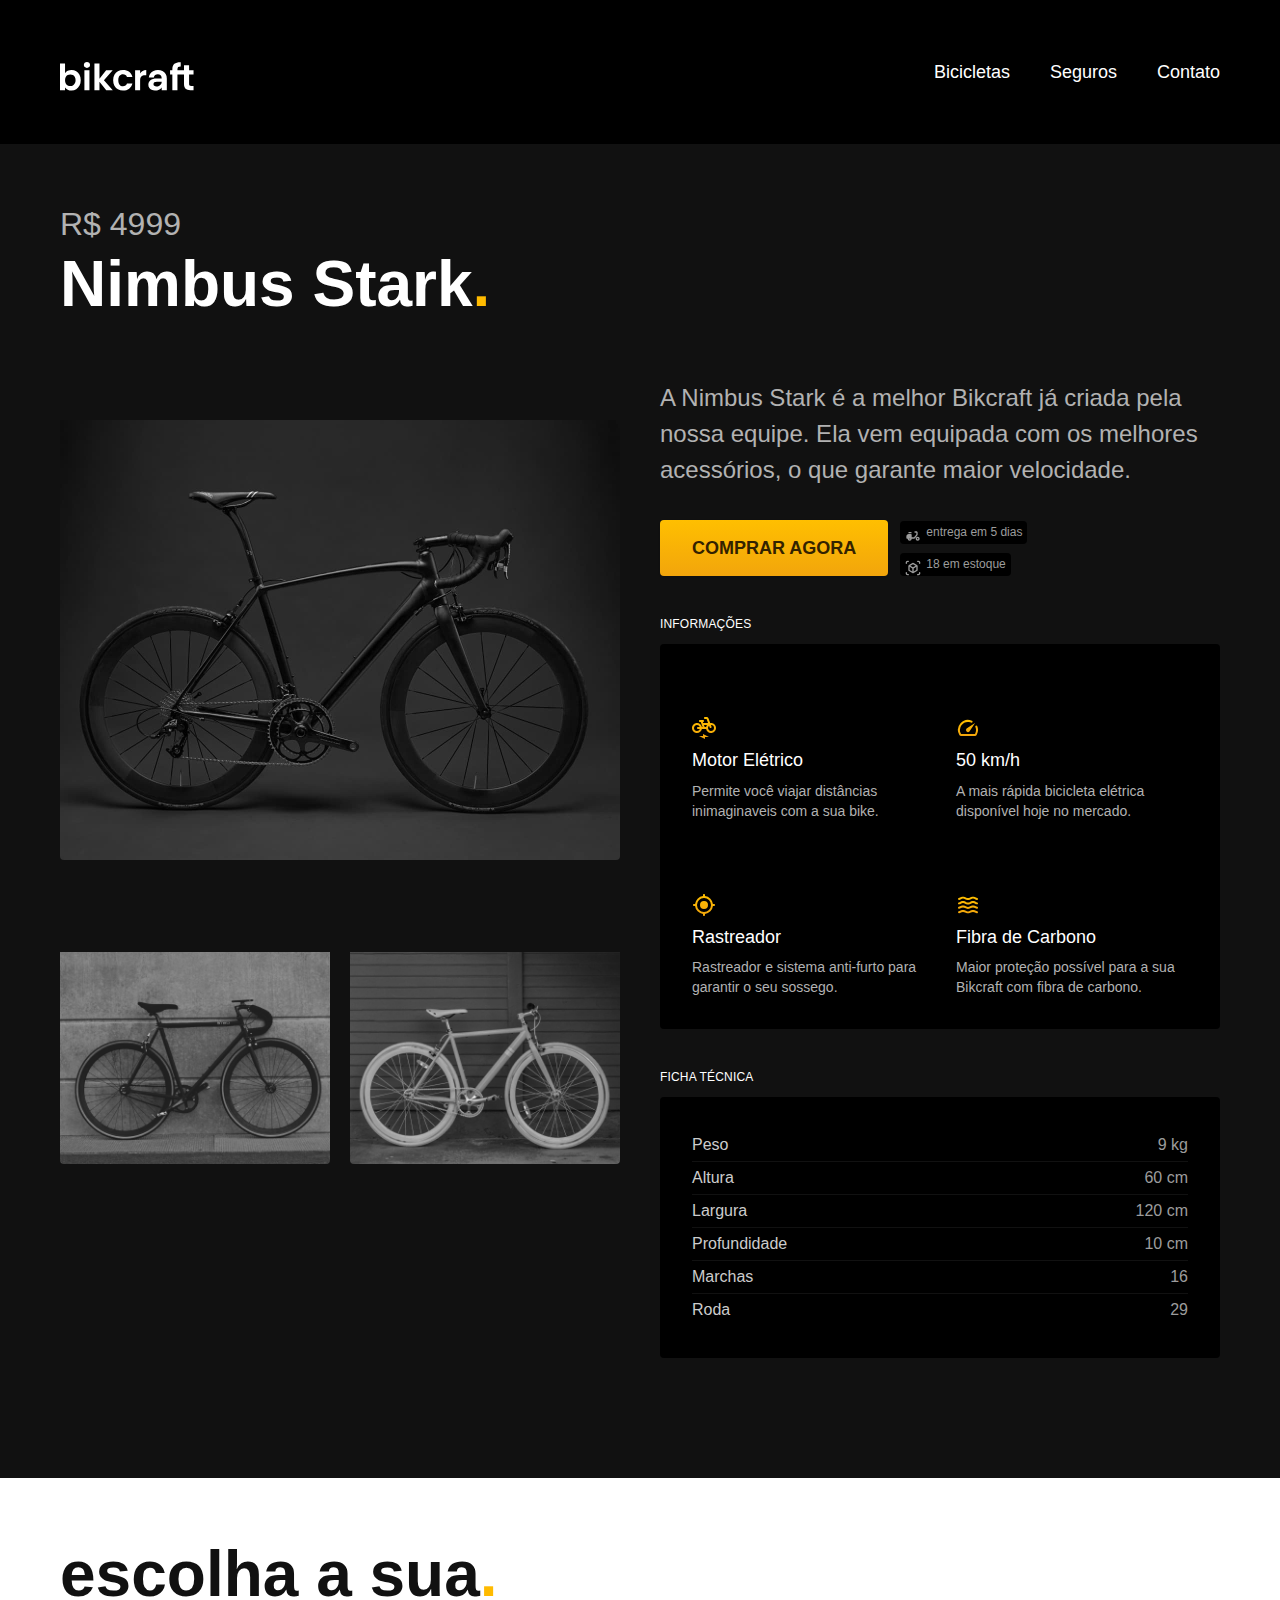
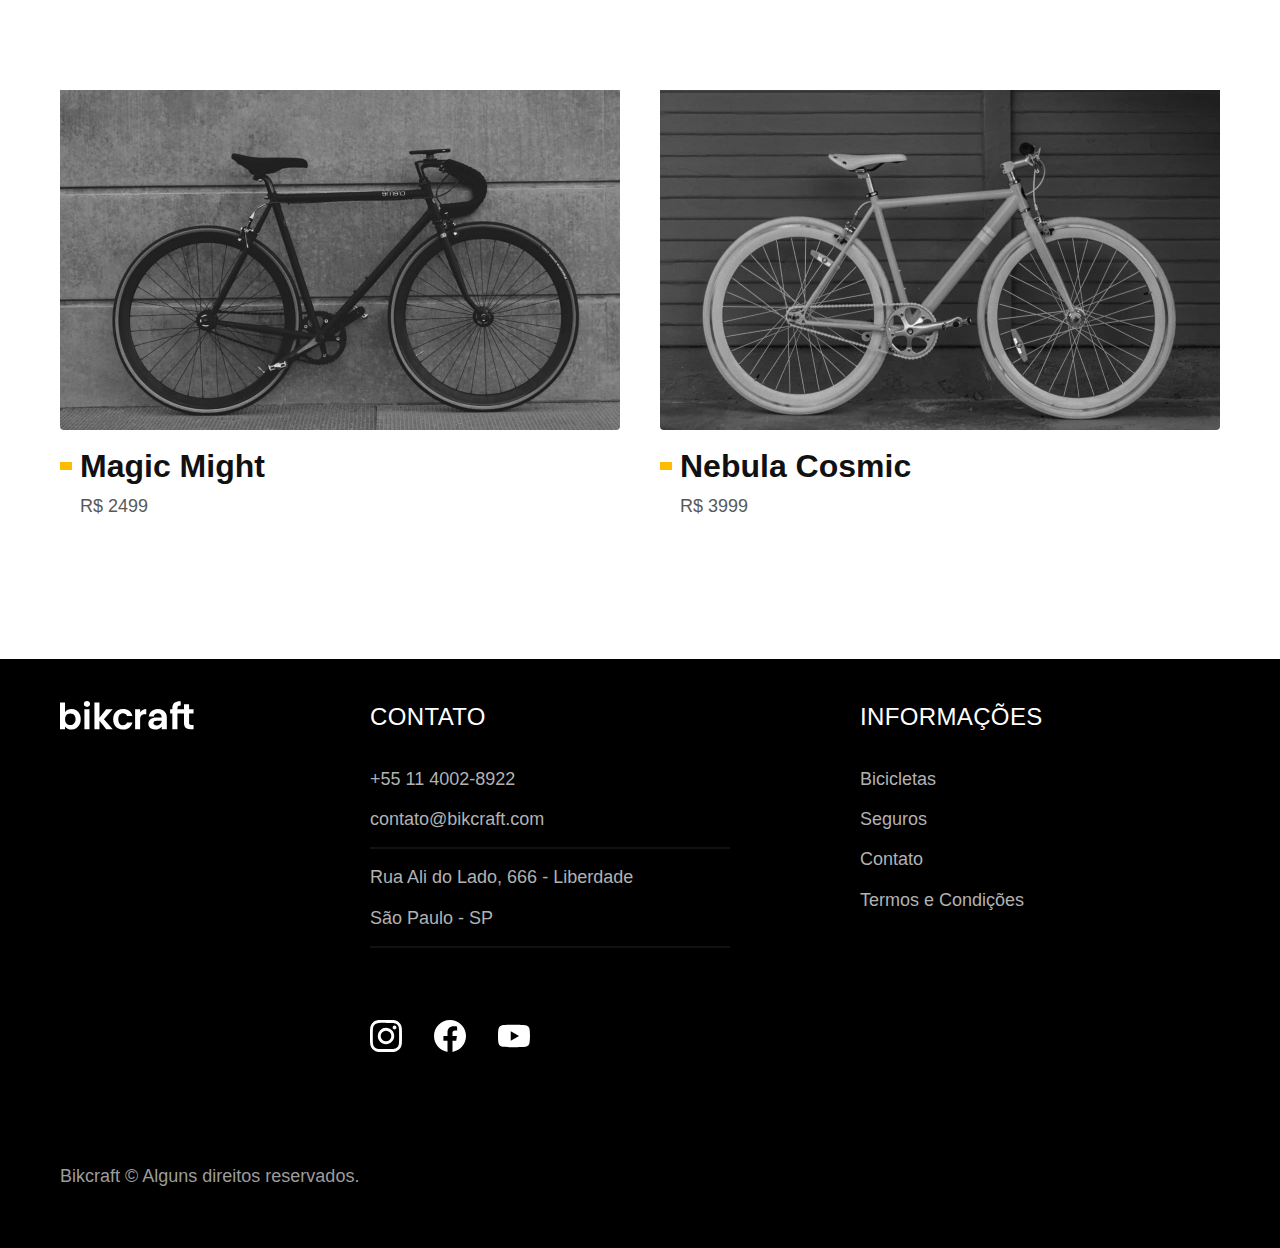
<file: bicicletas/nimbus.html>
<!DOCTYPE html>
<html lang="pt-br">

<head>
  <meta charset="UTF-8">
  <meta name="viewport" content="width=device-width, initial-scale=1.0">

  <title>Termos e Condições | Bikcraft</title>
  <meta name="description" content="Termos e condições.">

  <link rel="stylesheet" href="../css/style.css">
</head>

<body id="bicicleta">
  <header class="header-bg">
    <div class="header container">
      <a href="../">
        <img src="../img/bikcraft.svg" alt="Bikcraft">
      </a>

      <nav aria-label="primaria">
        <ul class="header-menu font-1-m cor-0">
          <li><a href="../bicicletas.html">Bicicletas</a></li>
          <li><a href="../seguros.html">Seguros</a></li>
          <li><a href="../contato.html">Contato</a></li>
        </ul>
      </nav>
    </div>
  </header>

  <main class="titulo-bg">
    <div>
      <div class="titulo container">
        <p class="font-2-xl cor-5">R$ 4999</p>
        <h1 class="font-1-xxl cor-0">Nimbus Stark<span class="cor-p1">.</span></h1>
      </div>
    </div>
    <div class="bicicleta container">
      <div class="bicicleta-imagens">
        <img src="../img/bicicleta/nimbus1.jpg" alt="">
        <img src="../img/bicicleta/nimbus2.jpg" alt="">
        <img src="../img/bicicleta/nimbus3.jpg" alt="">
      </div>
      <div class="bicicleta-conteudo">
        <p class="font-2-l cor-5">A Nimbus Stark é a melhor Bikcraft já criada pela nossa equipe. Ela vem equipada com os melhores acessórios, o que garante maior velocidade.</p>
        <div class="bicicleta-comprar">
          <a class="botao" href="../orcamento.html">Comprar Agora</a>
          <span class="font-1-xs cor-6"><img src="../img/icones/entrega.svg" alt=""> entrega em 5 dias</span>
          <span class="font-1-xs cor-6"><img src="../img/icones/estoque.svg" alt=""> 18 em estoque</span>
        </div>

        <h2 class="font-1-xs cor-0">Informações</h2>
        <ul class="bicicleta-informacoes">
          <li>
            <img src="../img/icones/eletrica.svg" alt="">
            <h3 class="font-1-m cor-0">Motor Elétrico</h3>
            <p class="font-2-xs cor-5">Permite você viajar distâncias inimaginaveis com a sua bike.</p>
          </li>
          <li>
            <img src="../img/icones/velocidade.svg" alt="">
            <h3 class="font-1-m cor-0">50 km/h</h3>
            <p class="font-2-xs cor-5">A mais rápida bicicleta elétrica disponível hoje no mercado.</p>
          </li>
          <li>
            <img src="../img/icones/rastreador.svg" alt="">
            <h3 class="font-1-m cor-0">Rastreador</h3>
            <p class="font-2-xs cor-5">Rastreador e sistema anti-furto para garantir o seu sossego.</p>
          </li>
          <li>
            <img src="../img/icones/carbono.svg" alt="">
            <h3 class="font-1-m cor-0">Fibra de Carbono</h3>
            <p class="font-2-xs cor-5">Maior proteção possível para a sua Bikcraft com fibra de carbono.</p>
          </li>
        </ul>
        <h2 class="font-1-xs cor-0">Ficha Técnica</h2>
        <ul class="bicicleta-ficha font-2-s cor-4">
          <li>Peso <span>9 kg</span></li>
          <li>Altura <span>60 cm</span></li>
          <li>Largura <span>120 cm</span></li>
          <li>Profundidade <span>10 cm</span></li>
          <li>Marchas <span>16</span></li>
          <li>Roda <span>29</span></li>
        </ul>
      </div>
    </div>
  </main>

  <article class="bicicletas-lista container">
    <h2 class="font-1-xxl">escolha a sua<span class="cor-p1">.</span></h2>

    <ul>
      <li>
        <a href="./magic.html">
          <img src="../img/bicicletas/magic.jpg" alt="Bicicleta preta">
          <h3 class="font-1-xl">Magic Might</h3>
          <span class="font-2-m cor-8">R$ 2499</span>
        </a>
      </li>
      <li>
        <a href="./nebula.html">
          <img src="../img/bicicletas/nebula.jpg" alt="Bicicleta preta">
          <h3 class="font-1-xl">Nebula Cosmic</h3>
          <span class="font-2-m cor-8">R$ 3999</span>
        </a>
      </li>
    </ul>
  </article>

  <footer class="footer-bg">
    <div class="footer container">
      <img src="../img/bikcraft.svg" alt="Bikcraft">
      <div class="footer-contato">
        <h3 class="font-2-l-b cor-0">Contato</h3>
        <ul class="font-2-m cor-5">
          <li><a href="tel:+55 11 4002-8922">+55 11 4002-8922</a></li>
          <li><a href="contato@mirand4.com">contato@bikcraft.com</a></li>
          <li>Rua Ali do Lado, 666 - Liberdade</li>
          <li>São Paulo - SP</li>
        </ul>
        <div class="footer-redes">
          <a href="../">
            <img src="../img/redes/instagram.svg" alt="Instagram">
          </a>
          <a href="../">
            <img src="../img/redes/facebook.svg" alt="Facebook">
          </a>
          <a href="../">
            <img src="../img/redes/youtube.svg" alt="Youtube">
          </a>
        </div>
      </div>
      <div class="footer-informacoes">
        <h3 class="font-2-l-b cor-0">Informações</h3>
        <nav>
          <ul class="font-1-m cor-5">
            <li><a href="../bicicletas.html">Bicicletas</a></li>
            <li><a href="../seguros.html">Seguros</a></li>
            <li><a href="../contato.html">Contato</a></li>
            <li><a href="../termos.html">Termos e Condições</a></li>
          </ul>
        </nav>
      </div>
      <p class="footer-copy font-2-m cor-6">Bikcraft © Alguns direitos reservados.</p>
    </div>
  </footer>
</body>

</html>
</file>
<file: css/style.css>
@import "./global/global.css";
@import "./utilidades/tipografia.css";
@import "./utilidades/cores.css";
@import "./global/header.css";
@import "./global/footer.css";

/*utilidades*/
@import "./utilidades/componentes.css";

/* home */
@import "./home/introducao.css";
@import "./home/tecnologia.css";
@import "./home/parceiros.css";
@import "./home/depoimento.css";

/* Bicicletas */
@import "./bicicletas/bicicletas-lista.css";
@import "./bicicletas/bicicletas.css";

/* Bicicleta */
@import "./bicicleta/bicicleta.css";

/* Seguros */
@import "./seguros/seguros.css";
@import "./seguros/vantagens.css";
@import "./seguros/perguntas.css";

/* termos */
@import "./termos/termos.css";
</file>
